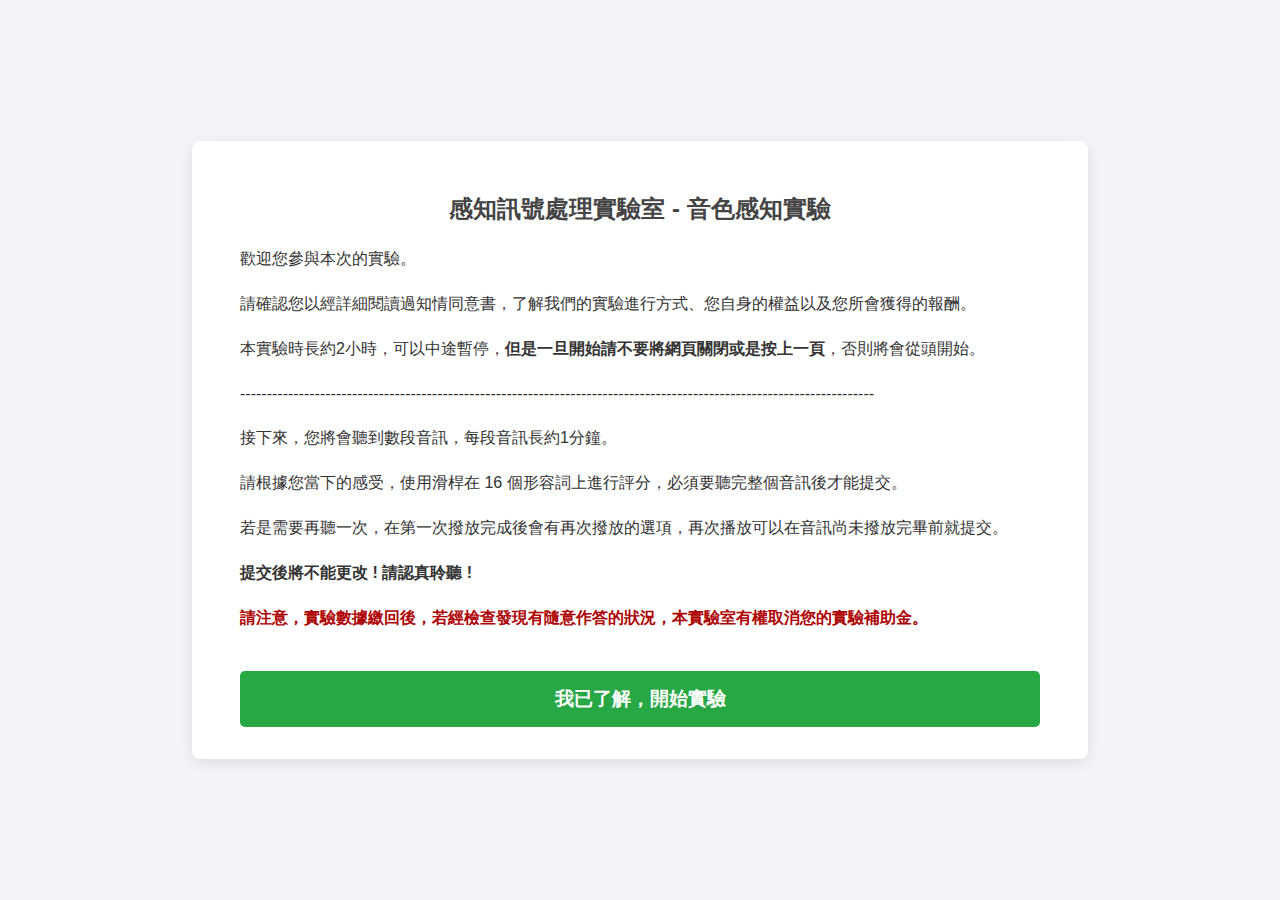
<file: index.html>
<!DOCTYPE html>
<html lang="zh-Hant">

<head>
    <meta charset="UTF-8">
    <meta name="viewport" content="width=device-width, initial-scale=1.0">
    <title>實驗說明</title>
    <link rel="stylesheet" href="style.css">
</head>

<body>

    <div id="welcome-screen">
        <center>
            <h2>感知訊號處理實驗室 - 音色感知實驗</h2>
            <p>
                歡迎您參與本次的實驗。
            </p>
            <p>
                請確認您以經詳細閱讀過知情同意書，了解我們的實驗進行方式、您自身的權益以及您所會獲得的報酬。
            </p>
            <p>
                本實驗時長約2小時，可以中途暫停，<b>但是一旦開始請不要將網頁關閉或是按上一頁</b>，否則將會從頭開始。
            </p>
            <p>
                -----------------------------------------------------------------------------------------------------------------------
            </p>
            <p>
                接下來，您將會聽到數段音訊，每段音訊長約1分鐘。
            </p>
            <p>
                請根據您當下的感受，使用滑桿在 16 個形容詞上進行評分，必須要聽完整個音訊後才能提交。
            </p>
            <p>
                若是需要再聽一次，在第一次撥放完成後會有再次撥放的選項，再次播放可以在音訊尚未撥放完畢前就提交。
            </p>

            <p>
                <b>提交後將不能更改 ! 請認真聆聽 !</b>
            </p>

            <p>
                <b>
                    <font color="#AE0000">請注意，實驗數據繳回後，若經檢查發現有隨意作答的狀況，本實驗室有權取消您的實驗補助金。</font>
                </b>
            </p>
        </center>
        

        <a href="practice.html" class="start-button">我已了解，開始實驗</a>
    </div>

</body>

</html>


<!--https://simonyuan-nycu.github.io/timbre-experiment/-->
</file>
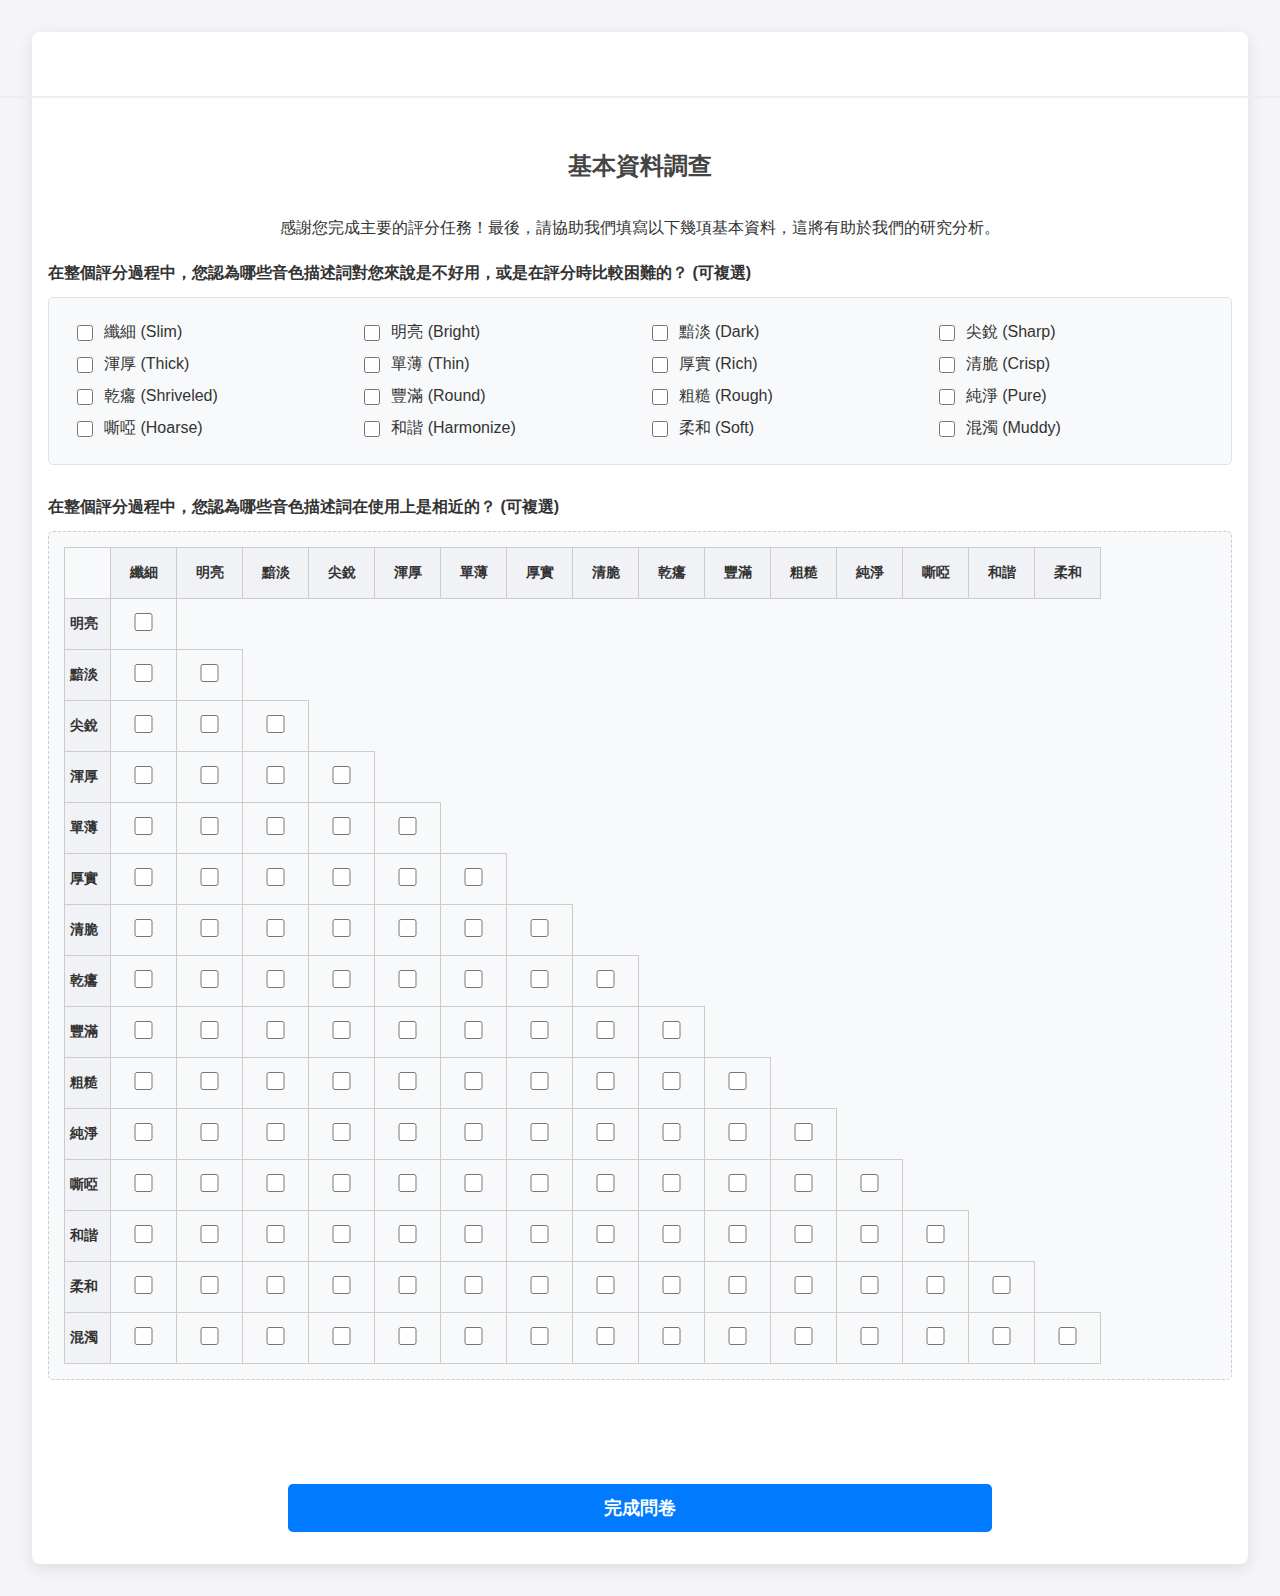
<file: demographics.html>
<!DOCTYPE html>
<html lang="zh-Hant">
<head>
    <meta charset="UTF-8">
    <meta name="viewport" content="width=device-width, initial-scale=1.0">
    <title>基本資料調查</title>
    <link rel="stylesheet" href="style.css">
</head>
<body>

    <div class="container">
        
        <div id="demographics-screen">
            <h2>基本資料調查</h2>
            <p>感謝您完成主要的評分任務！最後，請協助我們填寫以下幾項基本資料，這將有助於我們的研究分析。</p>
            
            <div class="demographics-form">
                <div class="demographics-question">
                    <label>在整個評分過程中，您認為哪些音色描述詞對您來說是不好用，或是在評分時比較困難的？ (可複選)</label>
                    <div class="checkbox-grid">
                        <label><input type="checkbox" name="difficult_descriptors" value="slim"> 纖細 (Slim)</label>
                        <label><input type="checkbox" name="difficult_descriptors" value="bright"> 明亮 (Bright)</label>
                        <label><input type="checkbox" name="difficult_descriptors" value="dark"> 黯淡 (Dark)</label>
                        <label><input type="checkbox" name="difficult_descriptors" value="sharp"> 尖銳 (Sharp)</label>
                        <label><input type="checkbox" name="difficult_descriptors" value="thick"> 渾厚 (Thick)</label>
                        <label><input type="checkbox" name="difficult_descriptors" value="thin"> 單薄 (Thin)</label>
                        <label><input type="checkbox" name="difficult_descriptors" value="rich"> 厚實 (Rich)</label>
                        <label><input type="checkbox" name="difficult_descriptors" value="crisp"> 清脆 (Crisp)</label>
                        <label><input type="checkbox" name="difficult_descriptors" value="shriveled"> 乾癟 (Shriveled)</label>
                        <label><input type="checkbox" name="difficult_descriptors" value="round"> 豐滿 (Round)</label>
                        <label><input type="checkbox" name="difficult_descriptors" value="rough"> 粗糙 (Rough)</label>
                        <label><input type="checkbox" name="difficult_descriptors" value="pure"> 純淨 (Pure)</label>
                        <label><input type="checkbox" name="difficult_descriptors" value="hoarse"> 嘶啞 (Hoarse)</label>
                        <label><input type="checkbox" name="difficult_descriptors" value="harmonize"> 和諧 (Harmonize)</label>
                        <label><input type="checkbox" name="difficult_descriptors" value="soft"> 柔和 (Soft)</label>
                        <label><input type="checkbox" name="difficult_descriptors" value="muddy"> 混濁 (Muddy)</label>
                    </div>
                </div>
                <div class="demographics-question">
                    <label>在整個評分過程中，您認為哪些音色描述詞在使用上是相近的？ (可複選)</label>
                    <div id="similarity-matrix-container"></div>
                </div>
            </div> </div>

        <div id="thank-you-message" style="display: none;">
            <h2>感謝您的評分！</h2>
            <p>所有音檔皆已評分完畢，請點擊下方按鈕來下載您的評分結果。</p>
            <p>請將這份下載下來的excel(csv)檔案繳回給感知訊號處理實驗室</p>
        </div>

        <div id="final-actions-container">
            <button id="submit-demographics-btn" type="button">完成問卷</button>
            <button type="button" id="final-submit-btn" style="display: none;">下載資料</button>
        </div>
        
    </div>

    <script src="demographics-script.js"></script> 
</body>
</html>
</file>
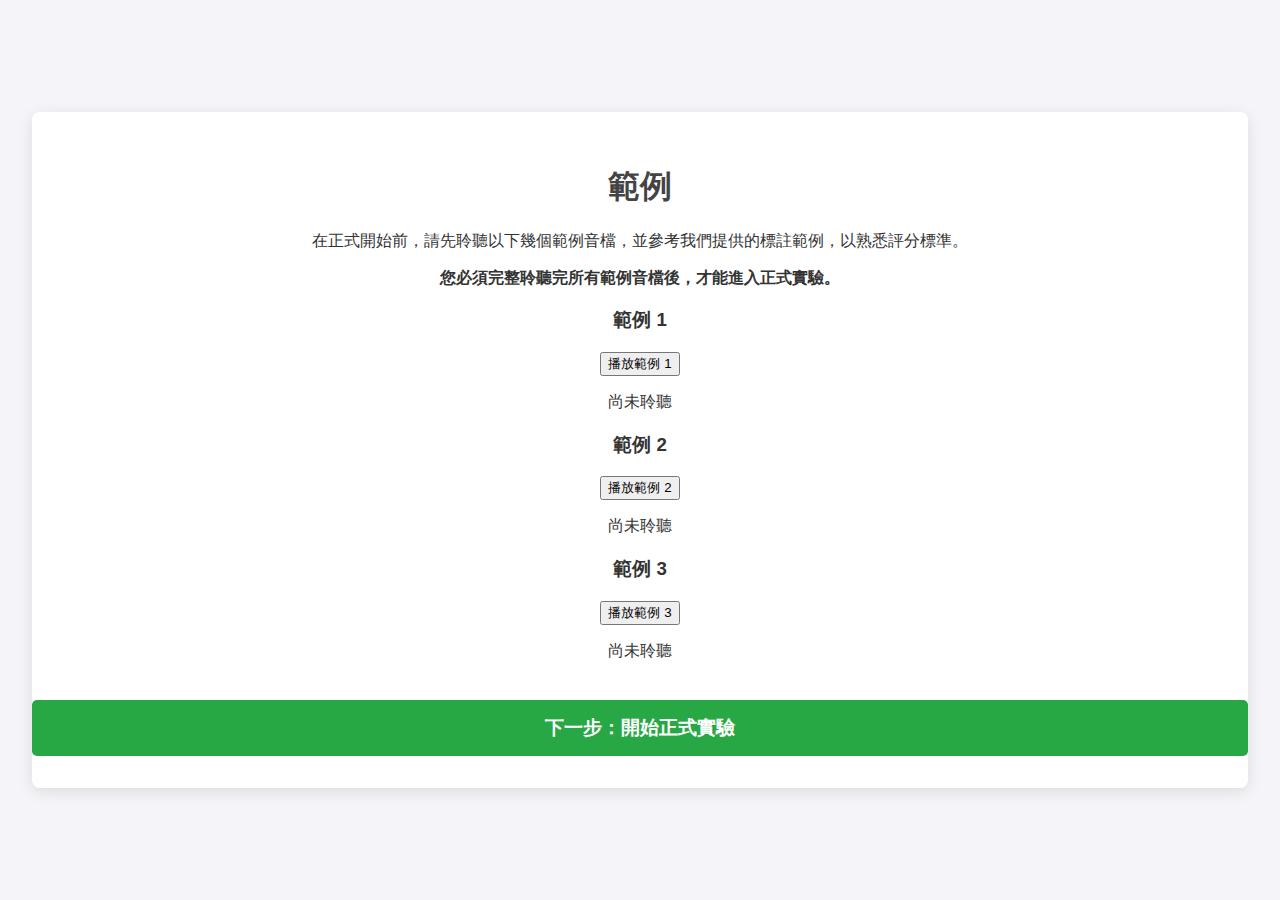
<file: practice.html>
<!DOCTYPE html>
<html lang="zh-Hant">
<head>
    <meta charset="UTF-8">
    <meta name="viewport" content="width=device-width, initial-scale=1.0">
    <title>範例練習 - 音樂評分問卷</title>
    <link rel="stylesheet" href="style.css">
</head>
<body>
    <div class="container practice-container">
        <h1>範例</h1>
        <p>在正式開始前，請先聆聽以下幾個範例音檔，並參考我們提供的標註範例，以熟悉評分標準。</p>
        <p><strong>您必須完整聆聽完所有範例音檔後，才能進入正式實驗。</strong></p>

        <div class="practice-item" data-audio-src="audio/1.wav">
            <h3>範例 1</h3>
            <audio preload="metadata"></audio>
            <button class="play-practice-btn">播放範例 1</button>
            
            <div class="practice-answer" style="display: none;">
                <h4>評分範例：</h4>
                
                <table id="summary-table" class="practice-summary-table"> 
                    <thead>
                        <tr>
                            <th>纖細</th> <th>明亮</th> <th>黯淡</th> <th>尖銳</th>
                            <th>渾厚</th> <th>單薄</th> <th>厚實</th> <th>清脆</th>
                            <th>乾癟</th> <th>豐滿</th> <th>粗糙</th> <th>純淨</th>
                            <th>嘶啞</th> <th>和諧</th> <th>柔和</th> <th>混濁</th>
                        </tr>
                    </thead>
                    <tbody>
                        <tr>
                            <td>7</td><td>3</td><td>2</td><td>6</td> <td>8</td><td>1</td><td>9</td><td>4</td> <td>2</td><td>8</td><td>3</td><td>7</td> <td>4</td><td>6</td><td>9</td><td>2</td> </tr>
                    </tbody>
                </table>
                
            </div>
            <p class="listen-status">尚未聆聽</p>
        </div>
        
        <div class="practice-item" data-audio-src="audio/2.wav">
            <h3>範例 2</h3>
            <audio preload="metadata"></audio>
            <button class="play-practice-btn">播放範例 2</button>
            
            <div class="practice-answer" style="display: none;">
                <h4>評分範例：</h4>
                
                <table id="summary-table" class="practice-summary-table"> 
                    <thead>
                        <tr>
                            <th>纖細</th> <th>明亮</th> <th>黯淡</th> <th>尖銳</th>
                            <th>渾厚</th> <th>單薄</th> <th>厚實</th> <th>清脆</th>
                            <th>乾癟</th> <th>豐滿</th> <th>粗糙</th> <th>純淨</th>
                            <th>嘶啞</th> <th>和諧</th> <th>柔和</th> <th>混濁</th>
                        </tr>
                    </thead>
                    <tbody>
                        <tr>
                            <td>7</td><td>3</td><td>2</td><td>6</td> <td>8</td><td>1</td><td>9</td><td>4</td> <td>2</td><td>8</td><td>3</td><td>7</td> <td>4</td><td>6</td><td>9</td><td>2</td> </tr>
                    </tbody>
                </table>
                
            </div>
            <p class="listen-status">尚未聆聽</p>
        </div>

        <div class="practice-item" data-audio-src="audio/3.wav">
            <h3>範例 3</h3>
            <audio preload="metadata"></audio>
            <button class="play-practice-btn">播放範例 3</button>
            
            <div class="practice-answer" style="display: none;">
                <h4>評分範例：</h4>
                
                <table id="summary-table" class="practice-summary-table"> 
                    <thead>
                        <tr>
                            <th>纖細</th> <th>明亮</th> <th>黯淡</th> <th>尖銳</th>
                            <th>渾厚</th> <th>單薄</th> <th>厚實</th> <th>清脆</th>
                            <th>乾癟</th> <th>豐滿</th> <th>粗糙</th> <th>純淨</th>
                            <th>嘶啞</th> <th>和諧</th> <th>柔和</th> <th>混濁</th>
                        </tr>
                    </thead>
                    <tbody>
                        <tr>
                            <td>7</td><td>3</td><td>2</td><td>6</td> <td>8</td><td>1</td><td>9</td><td>4</td> <td>2</td><td>8</td><td>3</td><td>7</td> <td>4</td><td>6</td><td>9</td><td>2</td> </tr>
                    </tbody>
                </table>
                
            </div>
            <p class="listen-status">尚未聆聽</p>
        </div>

        <a href="survey.html" id="start-survey-btn" class="start-button disabled">下一步：開始正式實驗</a>

    </div>
    <script src="practice_script.js"></script>
</body>
</html>
</file>
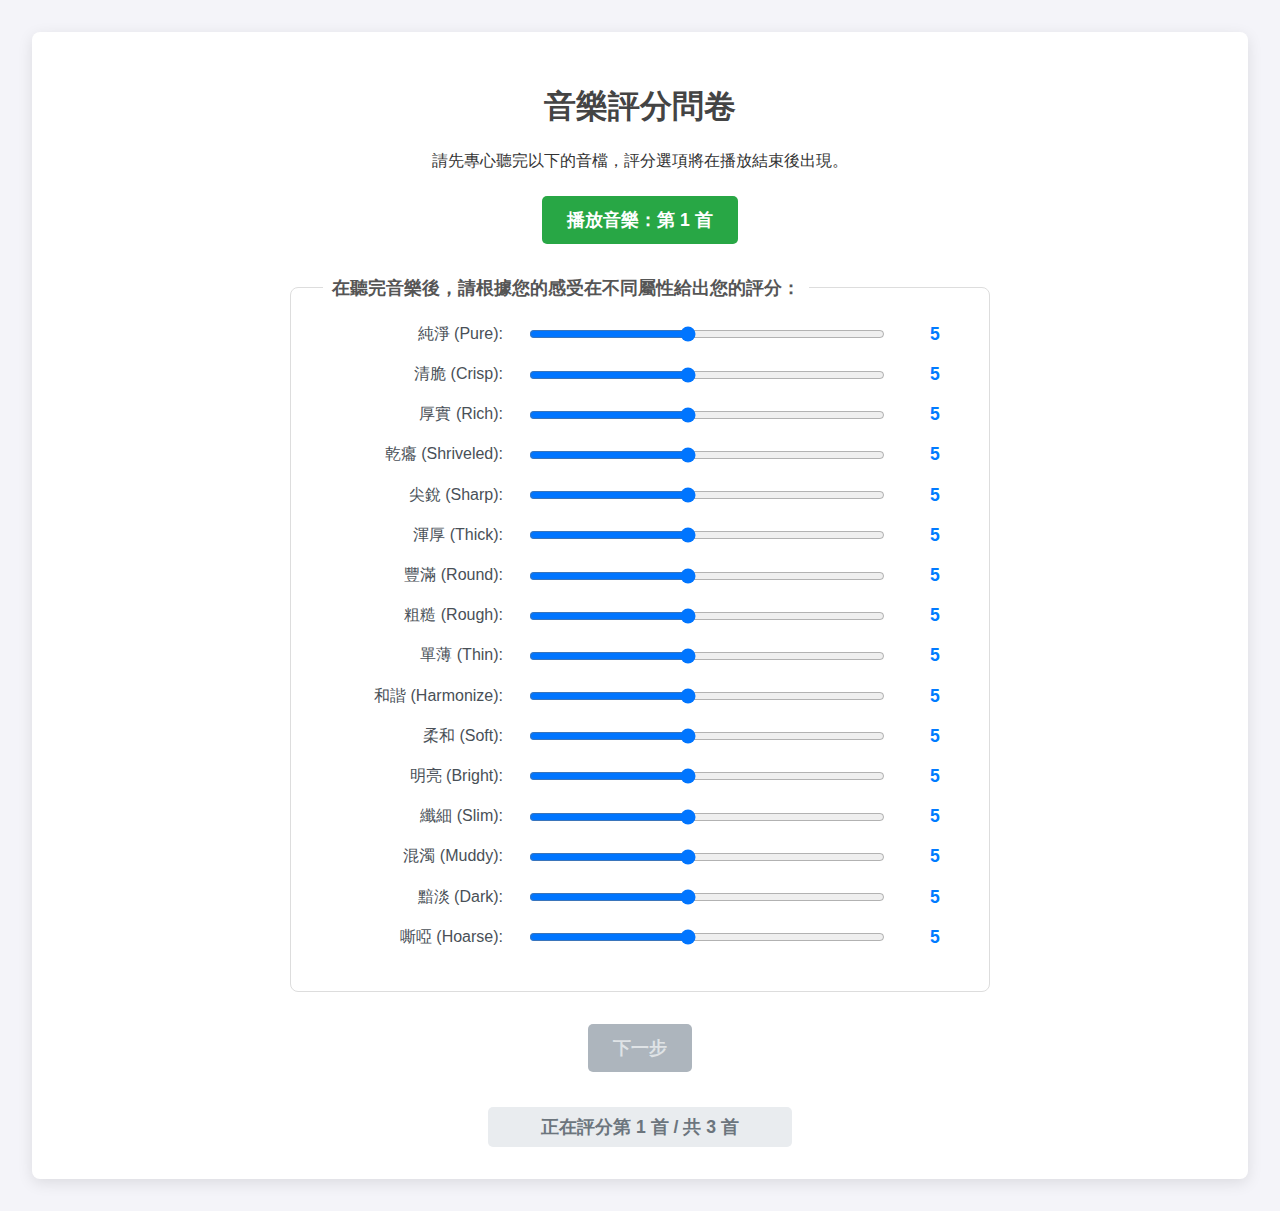
<file: survey.html>
<!DOCTYPE html>
<html lang="zh-Hant">

<head>
    <meta charset="UTF-8">
    <meta name="viewport" content="width=device-width, initial-scale=1.0">
    <title>音樂評分問卷</title>
    <link rel="stylesheet" href="style.css">
</head>

<body>

    <div class="container">

        <h1>音樂評分問卷</h1>



        <p id="instructions">請先專心聽完以下的音檔，評分選項將在播放結束後出現。</p>

        <audio id="audio-player">
            您的瀏覽器不支援音訊播放功能。
        </audio>

        <div class="player-controls">
            <button id="play-pause-btn">播放音樂</button>
            <button id="replay-btn" style="display: none;">重新播放</button>
        </div>

        <form id="rating-form" name="music-rating" method="POST" data-netlify="true">
            <fieldset id="slider-fieldset">
                <legend>在聽完音樂後，請根據您的感受在不同屬性給出您的評分：</legend>
            </fieldset>

            <div id="form-action-buttons">
            </div>

            <!--<fieldset>
                <legend>在聽完音樂後，請根據您的感受在不同屬性給出您的評分：</legend>

                <div class="rating-options">
                    <label for="slim-slider">纖細 (Slim):</label>
                    <div class="slider-container">
                        <input type="range" id="slim-slider" name="slim" min="1" max="10" value="5" step="1">
                        <span id="slim-value" class="slider-value">5</span>
                    </div>
                </div>

                <div class="rating-options">
                    <label for="bright-slider">明亮 (Bright):</label>
                    <div class="slider-container">
                        <input type="range" id="bright-slider" name="bright" min="1" max="10" value="5" step="1">
                        <span id="bright-value" class="slider-value">5</span>
                    </div>
                </div>

                <div class="rating-options">
                    <label for="dark-slider">黯淡 (Dark):</label>
                    <div class="slider-container">
                        <input type="range" id="dark-slider" name="dark" min="1" max="10" value="5" step="1">
                        <span id="dark-value" class="slider-value">5</span>
                    </div>
                </div>
                <div class="rating-options">
                    <label for="sharp-slider">尖銳 (Sharp):</label>
                    <div class="slider-container">
                        <input type="range" id="sharp-slider" name="sharp" min="1" max="10" value="5" step="1">
                        <span id="sharp-value" class="slider-value">5</span>
                    </div>
                </div>
                <div class="rating-options">
                    <label for="thick-slider">渾厚 (Thick):</label>
                    <div class="slider-container">
                        <input type="range" id="thick-slider" name="thick" min="1" max="10" value="5" step="1">
                        <span id="thick-value" class="slider-value">5</span>
                    </div>
                </div>
                <div class="rating-options">
                    <label for="thin-slider">單薄 (Thin):</label>
                    <div class="slider-container">
                        <input type="range" id="thin-slider" name="thin" min="1" max="10" value="5" step="1">
                        <span id="thin-value" class="slider-value">5</span>
                    </div>
                </div>
                <div class="rating-options">
                    <label for="rich-slider">厚實 (Rich):</label>
                    <div class="slider-container">
                        <input type="range" id="rich-slider" name="rich" min="1" max="10" value="5" step="1">
                        <span id="rich-value" class="slider-value">5</span>
                    </div>
                </div>
                <div class="rating-options">
                    <label for="crisp-slider">清脆 (Crisp):</label>
                    <div class="slider-container">
                        <input type="range" id="crisp-slider" name="crisp" min="1" max="10" value="5" step="1">
                        <span id="crisp-value" class="slider-value">5</span>
                    </div>
                </div>
                <div class="rating-options">
                    <label for="shriveled-slider">乾癟 (Shriveled):</label>
                    <div class="slider-container">
                        <input type="range" id="shriveled-slider" name="shriveled" min="1" max="10" value="5" step="1">
                        <span id="shriveled-value" class="slider-value">5</span>
                    </div>
                </div>
                <div class="rating-options">
                    <label for="round-slider">豐滿 (Round):</label>
                    <div class="slider-container">
                        <input type="range" id="round-slider" name="round" min="1" max="10" value="5" step="1">
                        <span id="round-value" class="slider-value">5</span>
                    </div>
                </div>
                <div class="rating-options">
                    <label for="rough-slider">粗糙 (Rough):</label>
                    <div class="slider-container">
                        <input type="range" id="rough-slider" name="rough" min="1" max="10" value="5" step="1">
                        <span id="rough-value" class="slider-value">5</span>
                    </div>
                </div>
                <div class="rating-options">
                    <label for="pure-slider">純淨 (Pure):</label>
                    <div class="slider-container">
                        <input type="range" id="pure-slider" name="pure" min="1" max="10" value="5" step="1">
                        <span id="pure-value" class="slider-value">5</span>
                    </div>
                </div>
                <div class="rating-options">
                    <label for="hoarse-slider">嘶啞 (Hoarse):</label>
                    <div class="slider-container">
                        <input type="range" id="hoarse-slider" name="hoarse" min="1" max="10" value="5" step="1">
                        <span id="hoarse-value" class="slider-value">5</span>
                    </div>
                </div>
                <div class="rating-options">
                    <label for="harmonize-slider">和諧 (Harmonize):</label>
                    <div class="slider-container">
                        <input type="range" id="harmonize-slider" name="harmonize" min="1" max="10" value="5" step="1">
                        <span id="harmonize-value" class="slider-value">5</span>
                    </div>
                </div>
                <div class="rating-options">
                    <label for="soft-slider">柔和 (Soft):</label>
                    <div class="slider-container">
                        <input type="range" id="soft-slider" name="soft" min="1" max="10" value="5" step="1">
                        <span id="soft-value" class="slider-value">5</span>
                    </div>
                </div>
                <div class="rating-options">
                    <label for="muddy-slider">混濁 (Muddy):</label>
                    <div class="slider-container">
                        <input type="range" id="muddy-slider" name="muddy" min="1" max="10" value="5" step="1">
                        <span id="muddy-value" class="slider-value">5</span>
                    </div>
                </div>

            </fieldset> -->

            <div id="form-action-buttons">
                <button type="submit" id="next-song-btn">下一步</button>
                <button type="button" id="final-submit-btn" style="display: none;">下載資料</button>
            </div>
        </form>
        <div id="progress-indicator" style="display: none;">
            正在評分第 <span id="current-file-number">1</span> 首 / 共 <span id="total-file-number"></span> 首
        </div>
    </div>

    <div id="modal-overlay">
        <div id="confirmation-modal">
            <h2>請確認您的評分</h2>
            <p>請檢查以下評分是否正確，確認後將儲存本首歌曲的評分並繼續下一首。</p>
            <div id="summary-content"></div>
            <div class="modal-actions">
                <button id="cancel-submit-btn" type="button">返回修改</button>
                <button id="confirm-submit-btn" type="button">確認並繼續</button>
            </div>
        </div>
    </div>

    <script src="script.js"></script>

</body>

</html>
</file>
<file: style.css>
/* ==========================================================================
   style.css (Final Consolidated Version)
   This file contains styles for all three pages:
   1. index.html (Welcome Screen)
   2. survey.html (Rating Task)
   3. demographics.html (Final Questionnaire)
   ========================================================================== */

/* --- 1. Global & Basic Settings (Applied to all pages) --- */
body {
    font-family: -apple-system, BlinkMacSystemFont, "Segoe UI", Roboto, "Helvetica Neue", Arial, sans-serif;
    background-color: #f4f4f9;
    color: #333;
    display: flex;
    justify-content: center;
    align-items: center;
    min-height: 100vh;
    padding: 2em 0;
    margin: 0;
    box-sizing: border-box;
}

h1, h2 {
    color: #444;
}


/* --- 2. Styles for index.html (Welcome Screen) --- */
#welcome-screen {
    background-color: #fff;
    padding: 2em 3em;
    border-radius: 8px;
    box-shadow: 0 4px 15px rgba(0,0,0,0.1);
    text-align: center;
    max-width: 800px;
    width: 90%;
}

#welcome-screen p {
    line-height: 1.8;
    text-align: left;
}

hr {
    border: none;
    border-top: 1px solid #ccc;
    margin: 2em 0;
}

.warning-text {
    color: #AE0000;
    font-weight: bold;
}

a.start-button {
    display: block;
    width: 100%;
    box-sizing: border-box;
    background-color: #28a745;
    color: white;
    text-decoration: none;
    padding: 15px;
    font-size: 1.2em;
    font-weight: bold;
    border-radius: 5px;
    cursor: pointer;
    margin-top: 2em;
    transition: background-color 0.3s ease;
    text-align: center;
}
a.start-button:hover {
    background-color: #218838;
}


/* --- 3. Styles for survey.html (Rating Task) --- */
.container {
    background-color: #fff;
    padding: 2em 0;
    border-radius: 8px;
    box-shadow: 0 4px 15px rgba(0,0,0,0.1);
    text-align: center;
    max-width: 1400px;
    width: 95%;
}

/* This rule adds padding back to the centered content inside .container */
.container > h1,
.container > #instructions,
.container > .player-controls,
.container > #rating-form,
.container > #progress-indicator,
.container > #thank-you-message {
    padding-left: 3em;
    padding-right: 3em;
    box-sizing: border-box;
    max-width: 800px;
    margin-left: auto;
    margin-right: auto;
}

/* Player Buttons */
.player-controls { display: flex; justify-content: center; gap: 1em; margin-top: 1.5em; }
#play-pause-btn, #replay-btn {
    color: white;
    border: none;
    padding: 12px 25px;
    font-size: 1.1em;
    font-weight: bold;
    border-radius: 5px;
    cursor: pointer;
    transition: background-color 0.3s ease;
}
#play-pause-btn { background-color: #28a745; }
#play-pause-btn:hover { background-color: #218838; }
#play-pause-btn:disabled { background-color: #6c757d; cursor: not-allowed; }
#replay-btn { background-color: #6c757d; }
#replay-btn:hover { background-color: #5a6268; }

/* Rating Form & Sliders */
#rating-form { margin-top: 2em; text-align: left; }
fieldset { border: 1px solid #ddd; border-radius: 8px; padding: 1.5em 2em; }
legend { font-weight: bold; padding: 0 0.5em; color: #555; font-size: 1.1em; }
.rating-options { display: flex; justify-content: space-between; align-items: center; margin-bottom: 1.2em; }
.rating-options label { min-width: 180px; text-align: right; margin-right: 1.5em; color: #495057; }
.slider-container { display: flex; align-items: center; flex-grow: 1; }
input[type="range"] { width: 100%; cursor: pointer; }
.slider-value { font-weight: bold; color: #007bff; min-width: 2.5em; text-align: center; margin-left: 1.5em; font-size: 1.1em; }
#form-action-buttons { margin-top: 2em; text-align: center; }

#next-song-btn:disabled { background-color: #adb5bd; color: #dfe3e6; cursor: not-allowed; }

/* Progress Indicator */
#progress-indicator {
    font-size: 1.1em;
    font-weight: bold;
    color: #6c757d;
    background-color: #e9ecef;
    padding: 8px 15px;
    border-radius: 5px;
    display: inline-block;
    margin-top: 2em;
}

/* Modal */
#modal-overlay { display: none; position: fixed; top: 0; left: 0; width: 100%; height: 100%; background-color: rgba(0, 0, 0, 0.6); justify-content: center; align-items: center; z-index: 1000; opacity: 0; transition: opacity 0.3s ease; }
#modal-overlay.visible { display: flex; opacity: 1; }
#confirmation-modal { background-color: #fff; padding: 2em; border-radius: 8px; box-shadow: 0 5px 20px rgba(0, 0, 0, 0.2); max-width: 800px; width: 90%; text-align: left; transform: scale(0.95); transition: transform 0.3s ease; }
#modal-overlay.visible #confirmation-modal { transform: scale(1); }
#summary-content { margin: 1.5em 0; }
#summary-table { width: 100%; border-collapse: collapse; margin: 1em 0; font-size: 0.9em; }
#summary-table th, #summary-table td { border: 1px solid #ccc; padding: 8px 5px; text-align: center; }
#summary-table th { font-weight: normal; background-color: #f8f9fa; }
.modal-actions { display: flex; justify-content: flex-end; gap: 1em; margin-top: 1.5em; }


/* --- 4. Styles for demographics.html (Final Questionnaire) --- */

/* Full-bleed layout for demographics */
#demographics-screen {
    text-align: left;
    border-top: 2px solid #eee;
    margin-top: 2em;
    padding: 2em 3em;
    box-sizing: border-box;
    width: 100vw;
    position: relative;
    left: 50%;
    transform: translateX(-50%);
}
#demographics-screen h2, #demographics-screen > p { text-align: center; margin-bottom: 1.5em; max-width: 800px; margin-left: auto; margin-right: auto; }

/* Demographics Form Elements */
.demographics-form { margin: 0 auto; max-width: 1200px; /* Give the form itself a max width */ }
.demographics-question { margin-bottom: 2em; }
.demographics-question > label { display: block; font-weight: bold; margin-bottom: 0.8em; color: #333; }
.demographics-question input[type="number"] { width: 100%; padding: 10px; border: 1px solid #ccc; border-radius: 5px; font-size: 1em; }
.demographics-question .radio-group { display: flex; gap: 1.5em; }
.demographics-question .radio-group label { font-weight: normal; }

/* Checkbox Grid */
.checkbox-grid { display: grid; grid-template-columns: repeat(4, 1fr); gap: 10px 15px; background-color: #f8f9fa; border: 1px solid #dee2e6; border-radius: 5px; padding: 1.5em; }
.checkbox-grid label { display: flex; align-items: center; gap: 0.5em; font-weight: normal; cursor: pointer; }
.checkbox-grid input[type="checkbox"] { width: 1.2em; height: 1.2em; }
@media (max-width: 768px) { .checkbox-grid { grid-template-columns: repeat(2, 1fr); } }

/* Similarity Matrix */
/* --- 相似度矩陣 --- */
#similarity-matrix-container { 
    overflow-x: auto; 
    padding: 15px; 
    background-color: #f8f9fa; 
    border: 1px dashed #ccc; 
    border-radius: 5px; 
}

.similarity-matrix {
    border-collapse: collapse;
    font-size: 14px; /* --- 核心修改：將字體從 11px 放大到 14px --- */
}

.similarity-matrix th,
.similarity-matrix td {
    border: 1px solid #ccc;
    padding: 5px; /* --- 修改：增加內距，讓儲存格更開闊 --- */
    text-align: center;
    vertical-align: middle;
    height: 40px; /* --- 修改：增加行高以適應較大的字體 --- */
}

/* 表格的列標題 (Row Headers) */
.similarity-matrix .matrix-row-header {
    font-weight: bold;
    background-color: #f0f2f5;
    text-align: right;
    padding-right: 12px; /* --- 修改：增加右側內距 --- */
    white-space: nowrap;
}

/* 表格的欄標題 (Column Headers) */
.similarity-matrix .matrix-col-header {
    background-color: #f0f2f5;
    min-width: 55px; /* --- 修改：增加最小寬度以容納較大的字體 --- */
}

.similarity-matrix input[type="checkbox"] {
    width: 1.4em; /* 配合較大的儲存格，微調 checkbox 大小 */
    height: 1.4em;
    cursor: pointer;
    margin: 0;
}

/* Thank you message */
#thank-you-message { text-align: center; padding-top: 2em; }


/* --- 5. Generic Button Styles (Used by multiple pages) --- */
#next-song-btn, #final-submit-btn, #submit-demographics-btn, #confirm-submit-btn, #cancel-submit-btn {
    border: none;
    padding: 12px 25px;
    font-size: 1.1em;
    font-weight: bold;
    border-radius: 5px;
    cursor: pointer;
    transition: background-color 0.3s ease;
}
#next-song-btn, #submit-demographics-btn, #confirm-submit-btn { background-color: #007bff; color: white; }
#next-song-btn:hover, #submit-demographics-btn:hover, #confirm-submit-btn:hover { background-color: #0056b3; }
#final-submit-btn { background-color: #28a745; color: white; margin-top: 1.5em; }
#final-submit-btn:hover { background-color: #218838; }
#cancel-submit-btn { background-color: #e9ecef; color: #495057; border: 1px solid #ced4da; }
#cancel-submit-btn:hover { background-color: #dae0e5; }
#final-actions-container {
    /* 使用我們之前用來內縮內容的技巧 */
    padding-left: 3em;
    padding-right: 3em;
    box-sizing: border-box;
    max-width: 800px;
    margin-left: auto;
    margin-right: auto;
    margin-top: 2.5em;
}

/* 讓裡面的按鈕佔滿寬度 */
#final-actions-container button {
    width: 100%;
}

/* --- 感謝訊息的樣式 --- */
#thank-you-message {
    padding-left: 3em;
    padding-right: 3em;
    box-sizing: border-box;
    max-width: 800px;
    margin-left: auto;
    margin-right: auto;
    text-align: center;
}
</file>
